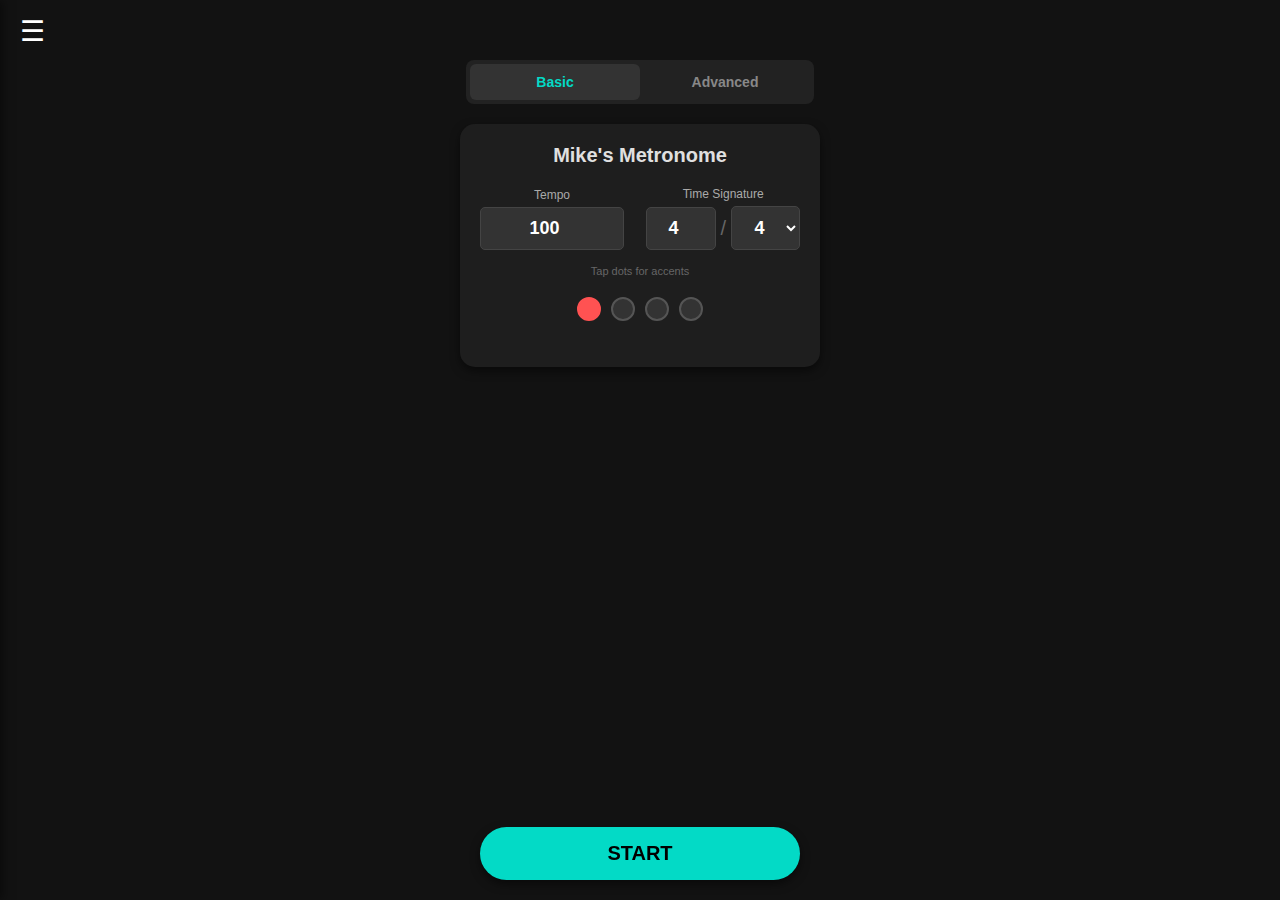
<file: index.html>
<!DOCTYPE html>
<html lang="en">
<head>
    <meta charset="UTF-8">
    <meta name="viewport" content="width=device-width, initial-scale=1.0, maximum-scale=1.0, user-scalable=no">
    
    <title>Mike's Metronome</title>

    <link rel="manifest" href="manifest.json">
    <meta name="apple-mobile-web-app-capable" content="yes">
    <meta name="apple-mobile-web-app-status-bar-style" content="black-translucent">
    <meta name="theme-color" content="#1e1e1e">
    
    <link rel="stylesheet" href="style.css">
    
    <link rel="icon" type="image/svg+xml" href="data:image/svg+xml;charset=utf-8,%3Csvg xmlns='http://www.w3.org/2000/svg' viewBox='0 0 100 100'%3E%3Crect width='100' height='100' rx='20' fill='%231e1e1e'/%3E%3Cpath d='M50 25 L25 90 L75 90 Z' fill='%23666666'/%3E%3Cline x1='50' y1='90' x2='50' y2='15' stroke='%23aaaaaa' stroke-width='4'/%3E%3Ccircle cx='50' cy='35' r='8' fill='%2303dac6'/%3E%3Ctext x='50' y='85' font-family='Arial Black, sans-serif' font-size='35' font-weight='900' fill='%2303dac6' text-anchor='middle'%3EM%3C/text%3E%3C/svg%3E">
    <link rel="apple-touch-icon" href="data:image/svg+xml;charset=utf-8,%3Csvg xmlns='http://www.w3.org/2000/svg' viewBox='0 0 100 100'%3E%3Crect width='100' height='100' rx='20' fill='%231e1e1e'/%3E%3Cpath d='M50 25 L25 90 L75 90 Z' fill='%23666666'/%3E%3Cline x1='50' y1='90' x2='50' y2='15' stroke='%23aaaaaa' stroke-width='4'/%3E%3Ccircle cx='50' cy='35' r='8' fill='%2303dac6'/%3E%3Ctext x='50' y='85' font-family='Arial Black, sans-serif' font-size='35' font-weight='900' fill='%2303dac6' text-anchor='middle'%3EM%3C/text%3E%3C/svg%3E">
</head>
<body>

    <div class="header-bar">
        <button class="hamburger-btn" onclick="toggleMenu()">&#9776;</button>
    </div>

    <div class="menu-overlay" id="menuOverlay" onclick="toggleMenu()"></div>
    <div class="menu-drawer" id="menuDrawer">
        <button class="close-menu-btn" onclick="toggleMenu()">×</button>
        <div class="menu-header">Menu</div>
        
        <button class="accordion-btn">Saved Songs</button>
        <div class="accordion-panel">
            <div id="savedSongsList">
                <p style="font-size: 12px; color:#888; text-align:center; padding: 10px 0;">No songs saved yet</p>
            </div>
        </div>

        <button class="accordion-btn">🔊 Sound</button>
        <div class="accordion-panel">
            <label class="sound-option">
                <input type="radio" name="soundType" value="high" onclick="setSoundType('high')">
                <span>Sharp (Default)</span>
            </label>
            <label class="sound-option">
                <input type="radio" name="soundType" value="wood" onclick="setSoundType('wood')">
                <span>Wood (Click)</span>
            </label>
            <label class="sound-option">
                <input type="radio" name="soundType" value="soft" onclick="setSoundType('soft')">
                <span>Soft (Sine)</span>
            </label>
        </div>

        <button class="accordion-btn">About</button>
        <div class="accordion-panel">
            <p class="menu-text">
                Hi, I'm Mike!<br>I'm a drummer myself.<br>I originally built this app to help my son practice for his trumpet exam, but I decided to share it with the world.
                <br><br>
                Enjoy practicing!
            </p>
        </div>

        <div class="menu-section" style="margin-top: 20px;">
            <h3>Support</h3>
            <p class="menu-text">Do you like this app? Consider supporting the development.</p>
            <a href="https://www.buymeacoffee.com/mikesmetronome" target="_blank" class="coffee-btn">
                ☕ Buy me a coffee
            </a>
        </div>
        
        <div class="version-text" id="appVersion"></div>
    </div>


    <div class="tabs">
        <button class="tab-btn active" onclick="switchTab('basic')">Basic</button>
        <button class="tab-btn" onclick="switchTab('advanced')">Advanced</button>
    </div>

    <div class="status-display" id="advStatus" style="display:none;">
        <div class="status-text" id="advStepName">Step 1</div>
        <div class="huge-counter" id="advBarCount">Bar 1</div>
    </div>

    <div id="panel-basic" class="panel active">
        <div class="controls">
            <h1>Mike's Metronome</h1>
            <div class="row">
                <div style="width: 45%;">
                    <label>Tempo</label>
                    <input type="number" id="bpm" value="100" min="30" max="300" onchange="saveBasicSettings()">
                </div>
                <div style="width: 48%;">
                    <label>Time Signature</label>
                    <div style="display: flex; align-items: center; justify-content: space-between;">
                        <input type="number" id="beatCountInput" value="4" min="1" max="16" style="width: 45%;" onchange="updateBasicDots(this.value); saveBasicSettings()">
                        <span style="font-size: 20px; color:#666;">/</span>
                        <select id="beatValueInput" style="width: 45%;" onchange="saveBasicSettings()">
                            <option value="2">2</option>
                            <option value="4" selected>4</option>
                            <option value="8">8</option>
                        </select>
                    </div>
                </div>
            </div>
            <p style="font-size:11px; color:#666;">Tap dots for accents</p>
            <div class="beat-visualizer" id="beatContainer"></div>
        </div>
    </div>

    <div id="panel-advanced" class="panel">
        
        <div class="step-list">
            <div class="count-in-box" id="countInBox">
                <div class="count-in-header">
                    <label class="count-in-toggle">
                        <input type="checkbox" id="countInCheck" onchange="toggleCountIn()">
                        Start with Count-in
                    </label>
                </div>
                <div id="countInControls" style="display:block;">
                    <div class="step-inputs">
                        <div class="step-input-group">
                            <label>BPM</label>
                            <input type="number" id="ciBpm" onchange="saveCountIn()">
                        </div>
                        <div class="step-input-group">
                            <label>Sig.</label>
                            <div style="display:flex; gap:2px;">
                                <input type="number" id="ciBeats" onchange="updateCountInDots(); saveCountIn()">
                                <select id="ciValue" onchange="saveCountIn()">
                                    <option value="4">/4</option>
                                    <option value="8">/8</option>
                                    <option value="2">/2</option>
                                </select>
                            </div>
                        </div>
                        <div class="step-input-group">
                            <label>Bars</label>
                            <input type="number" id="ciBars" onchange="saveCountIn()">
                        </div>
                    </div>
                    <label style="font-size:10px; color:#666;">Count-in Accents:</label>
                    <div class="step-accents" id="ciAccentsContainer"></div>
                </div>
            </div>
        </div>

        <div class="step-list" id="stepListContainer"></div>
        
        <div class="step-list">
            <button class="add-btn" onclick="addStep()">+ Add Step</button>
            
            <div class="action-btn-container">
                <button class="secondary-btn btn-reset" onclick="resetSequence()">
                    🗑️ New
                </button>
                <button class="secondary-btn btn-save" onclick="saveCurrentSequence()">
                    💾 Save
                </button>
            </div>
        </div>

        <div class="repeat-wrapper">
            <input type="checkbox" id="repeatCheckbox" onchange="saveRepeatSetting()">
            <label for="repeatCheckbox">Loop Sequence</label>
        </div>
        <p style="font-size:11px; color:#666; margin-top:5px; text-align:center;">
            (Count-in is skipped during loop)
        </p>
    </div>

    <div class="main-btn-container">
        <button id="mainActionBtn">START</button>
    </div>

    <script>
        // --- GLOBAL VARIABLES ---
        let currentMode = 'basic'; 
        let isRunning = false;
        let audioContext = null;
        let timerID = null;
        let nextNoteTime = 0.0;
        
        // Wake Lock Variable
        let wakeLock = null;

        // Sound Settings
        let currentSoundType = 'high'; // high, wood, soft

        // Basic Mode State
        let currentBeatIndex = 0;
        let basicAccents = []; 

        // Advanced Mode State
        let sequence = [];
        let countInSettings = { enabled: false, bpm: 100, beats: 4, value: 4, bars: 1, accents: [2,0,0,0] };
        let isRepeatEnabled = false;
        
        // Saved Songs
        let savedSequences = [];

        // Loop Variables
        let playPhase = 0; // 0 = CountIn, 1 = Sequence
        let currentStepIndex = 0; 
        let advBarCounter = 1; 
        let advBeatCounter = 0; 

        // --- DOM ELEMENTS ---
        const mainBtn = document.getElementById('mainActionBtn');
        const basicPanel = document.getElementById('panel-basic');
        const advPanel = document.getElementById('panel-advanced');
        
        // Menu Elements
        const menuDrawer = document.getElementById('menuDrawer');
        const menuOverlay = document.getElementById('menuOverlay');
        const savedSongsList = document.getElementById('savedSongsList');

        // Status Displays
        const advStatus = document.getElementById('advStatus');
        const advStepName = document.getElementById('advStepName');
        const advBarCountEl = document.getElementById('advBarCount');
        
        // Inputs Basic
        const bpmInput = document.getElementById('bpm');
        const beatCountInput = document.getElementById('beatCountInput');
        const beatValueInput = document.getElementById('beatValueInput');
        const beatContainer = document.getElementById('beatContainer');
        const repeatCheckbox = document.getElementById('repeatCheckbox');
        
        // Inputs Count-in
        const countInBox = document.getElementById('countInBox');
        const countInCheck = document.getElementById('countInCheck');
        const ciBpm = document.getElementById('ciBpm');
        const ciBeats = document.getElementById('ciBeats');
        const ciValue = document.getElementById('ciValue');
        const ciBars = document.getElementById('ciBars');
        const ciAccentsContainer = document.getElementById('ciAccentsContainer');

        // --- INITIALIZATION ---
        loadSettings(); 
        initAccordionMenu();
        loadVersionFromSW(); 
        
        // DEFAULT STATE
        if(sequence.length === 0) {
            sequence = [
                { name: "", bpm: 100, beats: 4, value: 4, bars: 4, accents: [2,0,0,0] }
            ];
        }
        
        updateBasicDots(parseInt(beatCountInput.value));
        const savedBasicAccents = localStorage.getItem('mikeMetronomeBasicAccents');
        if(savedBasicAccents) {
            basicAccents = JSON.parse(savedBasicAccents);
            renderBasicDotsUI(); 
        }

        initCountInUI();
        renderStepList();
        renderSavedSongsMenu();

        // --- SOUND SETTINGS LOGIC ---
        function setSoundType(type) {
            currentSoundType = type;
            localStorage.setItem('mikeMetronomeSoundType', type);
            // Optioneel: speel een testgeluidje af bij klikken
            if(audioContext && audioContext.state === 'running' && !isRunning) {
                // Short preview click (Mid accent freq)
                playSound(1000, audioContext.currentTime);
            }
        }

        // --- WAKE LOCK FUNCTIONS ---
        async function requestWakeLock() {
            if ('wakeLock' in navigator) {
                try {
                    wakeLock = await navigator.wakeLock.request('screen');
                } catch (err) {
                    console.error(`${err.name}, ${err.message}`);
                }
            }
        }

        function releaseWakeLock() {
            if (wakeLock !== null) {
                wakeLock.release().then(() => { wakeLock = null; });
            }
        }

        // --- MENU LOGIC ---
        function toggleMenu() {
            const isOpen = menuDrawer.classList.contains('open');
            if (isOpen) {
                menuDrawer.classList.remove('open');
                menuOverlay.classList.remove('open');
                setTimeout(() => menuOverlay.style.display = 'none', 300);
            } else {
                menuOverlay.style.display = 'block';
                setTimeout(() => {
                    menuDrawer.classList.add('open');
                    menuOverlay.classList.add('open');
                }, 10);
            }
        }
        
        // --- ACCORDION LOGIC ---
        function initAccordionMenu() {
            const acc = document.getElementsByClassName("accordion-btn");
            for (let i = 0; i < acc.length; i++) {
                acc[i].addEventListener("click", function() {
                    this.classList.toggle("active");
                    const panel = this.nextElementSibling;
                    if (panel.style.maxHeight) {
                        panel.style.maxHeight = null;
                    } else {
                        panel.style.maxHeight = panel.scrollHeight + "px";
                    } 
                });
            }
        }
        
        // --- VERSION FETCH LOGIC ---
        async function loadVersionFromSW() {
            try {
                const response = await fetch('./sw.js?t=' + Date.now());
                const text = await response.text();
                const match = text.match(/CACHE_NAME\s*=\s*["']([^"']+)["']/);
                if (match && match[1]) {
                    const v = match[1].replace('metronome-', '');
                    document.getElementById('appVersion').textContent = `${v}`;
                }
            } catch (e) {
                console.log("Could not fetch version");
            }
        }

        // --- LOCAL STORAGE ---
        function saveBasicSettings() {
            localStorage.setItem('mikeMetronomeBasicBpm', bpmInput.value);
            localStorage.setItem('mikeMetronomeBasicCount', beatCountInput.value);
            localStorage.setItem('mikeMetronomeBasicValue', beatValueInput.value);
            localStorage.setItem('mikeMetronomeBasicAccents', JSON.stringify(basicAccents));
        }

        function saveSequence() {
            localStorage.setItem('mikeMetronomeSequence', JSON.stringify(sequence));
        }

        function saveCountIn() {
            countInSettings.enabled = countInCheck.checked;
            countInSettings.bpm = parseInt(ciBpm.value);
            countInSettings.beats = parseInt(ciBeats.value);
            countInSettings.value = parseInt(ciValue.value);
            countInSettings.bars = parseInt(ciBars.value);
            localStorage.setItem('mikeMetronomeCountIn', JSON.stringify(countInSettings));
            updateCountInUIState();
        }

        function saveRepeatSetting() {
            isRepeatEnabled = repeatCheckbox.checked;
            localStorage.setItem('mikeMetronomeRepeat', isRepeatEnabled);
        }

        function loadSettings() {
            if(localStorage.getItem('mikeMetronomeBasicBpm')) bpmInput.value = localStorage.getItem('mikeMetronomeBasicBpm');
            if(localStorage.getItem('mikeMetronomeBasicCount')) beatCountInput.value = localStorage.getItem('mikeMetronomeBasicCount');
            if(localStorage.getItem('mikeMetronomeBasicValue')) beatValueInput.value = localStorage.getItem('mikeMetronomeBasicValue');
            
            if(localStorage.getItem('mikeMetronomeRepeat') === 'true') {
                isRepeatEnabled = true;
                repeatCheckbox.checked = true;
            }
            
            // Load Sound Setting
            const storedSound = localStorage.getItem('mikeMetronomeSoundType');
            if (storedSound) {
                currentSoundType = storedSound;
            }
            // Update Radio Buttons visually
            const radioBtn = document.querySelector(`input[name="soundType"][value="${currentSoundType}"]`);
            if(radioBtn) radioBtn.checked = true;

            const savedCI = localStorage.getItem('mikeMetronomeCountIn');
            if(savedCI) {
                try { countInSettings = JSON.parse(savedCI); } catch(e) {}
            }
            if(!countInSettings.value) countInSettings.value = 4;
            if(!countInSettings.accents || countInSettings.accents.length !== countInSettings.beats) {
                countInSettings.accents = generateDefaultAccents(countInSettings.beats);
            }

            const savedSeq = localStorage.getItem('mikeMetronomeSequence');
            if(savedSeq) {
                try {
                    sequence = JSON.parse(savedSeq);
                    sequence.forEach(step => {
                        if(!step.accents || step.accents.length !== step.beats) {
                            step.accents = generateDefaultAccents(step.beats);
                        }
                        if(step.name === undefined) step.name = "";
                    });
                } catch(e) {}
            }
            
            const savedSongsStore = localStorage.getItem('mikeMetronomeSavedSongs');
            if(savedSongsStore) {
                try { savedSequences = JSON.parse(savedSongsStore); } catch(e) { savedSequences = []; }
            }
        }

        function generateDefaultAccents(count) {
            let arr = [];
            for(let i=0; i<count; i++) {
                if(i===0) arr.push(2); 
                else if(count >= 4 && i === Math.floor(count/2)) arr.push(1); 
                else arr.push(0); 
            }
            return arr;
        }
        
        // --- SAVED SEQUENCES LOGIC ---
        function resetSequence() {
            if(confirm("Start a new empty sequence? Unsaved changes will be lost.")) {
                sequence = [{ name: "", bpm: 100, beats: 4, value: 4, bars: 4, accents: [2,0,0,0] }];
                countInSettings = { enabled: false, bpm: 100, beats: 4, value: 4, bars: 1, accents: [2,0,0,0] };
                saveSequence();
                saveCountIn();
                renderStepList();
                initCountInUI();
            }
        }

        function saveCurrentSequence() {
            const name = prompt("Enter a name for this sequence:");
            if(name && name.trim() !== "") {
                const newSong = {
                    id: Date.now(),
                    name: name.trim(),
                    sequence: JSON.parse(JSON.stringify(sequence)),
                    countIn: JSON.parse(JSON.stringify(countInSettings))
                };
                savedSequences.push(newSong);
                localStorage.setItem('mikeMetronomeSavedSongs', JSON.stringify(savedSequences));
                renderSavedSongsMenu();
                
                const acc = document.getElementsByClassName("accordion-btn");
                if(acc[0] && !acc[0].classList.contains("active")) {
                   acc[0].click(); 
                }
                toggleMenu(); 
            }
        }
        
        function loadSavedSequence(id) {
            const song = savedSequences.find(s => s.id === id);
            if(song) {
                if(confirm(`Load "${song.name}"? This will replace your current sequence.`)) {
                    sequence = JSON.parse(JSON.stringify(song.sequence));
                    countInSettings = JSON.parse(JSON.stringify(song.countIn));
                    
                    saveSequence();
                    saveCountIn();
                    
                    renderStepList();
                    initCountInUI();
                    
                    toggleMenu();
                    switchTab('advanced');
                }
            }
        }
        
        function deleteSavedSong(id, event) {
            event.stopPropagation(); 
            if(confirm("Are you sure you want to delete this song?")) {
                savedSequences = savedSequences.filter(s => s.id !== id);
                localStorage.setItem('mikeMetronomeSavedSongs', JSON.stringify(savedSequences));
                renderSavedSongsMenu();
            }
        }
        
        function renderSavedSongsMenu() {
            savedSongsList.innerHTML = "";
            if(savedSequences.length === 0) {
                savedSongsList.innerHTML = '<p style="font-size: 12px; color:#888; text-align:center; padding: 10px 0;">No songs saved yet</p>';
                return;
            }
            
            savedSequences.forEach(song => {
                const div = document.createElement('div');
                div.className = 'saved-song-item';
                div.onclick = () => loadSavedSequence(song.id);
                div.innerHTML = `
                    <span class="saved-song-name">${song.name}</span>
                    <button class="delete-song-btn" onclick="deleteSavedSong(${song.id}, event)">×</button>
                `;
                savedSongsList.appendChild(div);
            });
            
            const acc = document.getElementsByClassName("accordion-btn")[0];
            const panel = acc.nextElementSibling;
            if (acc.classList.contains("active")) {
                panel.style.maxHeight = panel.scrollHeight + "px";
            }
        }

        // --- NAVIGATION LOGIC ---
        function switchTab(mode) {
            stopMetronome(); 
            currentMode = mode;
            
            document.querySelectorAll('.tab-btn').forEach(b => b.classList.remove('active'));
            document.querySelectorAll('.panel').forEach(p => p.classList.remove('active'));

            if (mode === 'basic') {
                basicPanel.classList.add('active');
                document.querySelector('button[onclick="switchTab(\'basic\')"]').classList.add('active');
            } else {
                advPanel.classList.add('active');
                document.querySelector('button[onclick="switchTab(\'advanced\')"]').classList.add('active');
            }
        }

        // --- UI LOGIC: COUNT IN ---
        function initCountInUI() {
            countInCheck.checked = countInSettings.enabled;
            ciBpm.value = countInSettings.bpm;
            ciBeats.value = countInSettings.beats;
            ciValue.value = countInSettings.value || 4;
            ciBars.value = countInSettings.bars;
            updateCountInDots();
            updateCountInUIState();
        }

        function toggleCountIn() { saveCountIn(); }

        function updateCountInUIState() {
            if(countInSettings.enabled) {
                countInBox.classList.remove('disabled');
                document.getElementById('countInControls').style.opacity = "1";
                document.getElementById('countInControls').style.pointerEvents = "auto";
            } else {
                countInBox.classList.add('disabled');
                document.getElementById('countInControls').style.opacity = "0.3";
                document.getElementById('countInControls').style.pointerEvents = "none";
            }
        }

        function updateCountInDots() {
            const beats = parseInt(ciBeats.value);
            const oldAccents = countInSettings.accents;
            let newAccents = [];
            for(let i=0; i<beats; i++) {
                if(i < oldAccents.length) newAccents.push(oldAccents[i]);
                else if(i===0) newAccents.push(2);
                else newAccents.push(0);
            }
            countInSettings.accents = newAccents;

            ciAccentsContainer.innerHTML = '';
            countInSettings.accents.forEach((level, i) => {
                const d = document.createElement('div');
                d.className = 'mini-dot';
                d.dataset.level = level;
                d.onclick = () => {
                    countInSettings.accents[i] = (countInSettings.accents[i] + 1) % 3;
                    d.dataset.level = countInSettings.accents[i];
                    localStorage.setItem('mikeMetronomeCountIn', JSON.stringify(countInSettings));
                };
                ciAccentsContainer.appendChild(d);
            });
        }

        // --- UI LOGIC: BASIC MODE ---
        function updateBasicDots(count) {
            count = parseInt(count);
            let oldAccents = [...basicAccents];
            basicAccents = [];
            for (let i = 0; i < count; i++) {
                let level = 0;
                if (i < oldAccents.length) level = oldAccents[i];
                else if (i === 0) level = 2; 
                basicAccents.push(level);
            }
            renderBasicDotsUI();
            saveBasicSettings();
        }

        function renderBasicDotsUI() {
            beatContainer.innerHTML = '';
            basicAccents.forEach((level, i) => {
                const dot = document.createElement('div');
                dot.className = 'beat-dot';
                dot.dataset.index = i;
                dot.dataset.level = level;
                dot.addEventListener('click', () => {
                    let newLevel = (parseInt(dot.dataset.level) + 1) % 3;
                    dot.dataset.level = newLevel;
                    basicAccents[i] = newLevel;
                    saveBasicSettings();
                });
                beatContainer.appendChild(dot);
            });
        }

        // --- UI LOGIC: ADVANCED STEPS ---
        function renderStepList() {
            const container = document.getElementById('stepListContainer');
            container.innerHTML = '';
            
            sequence.forEach((step, index) => {
                const el = document.createElement('div');
                el.className = 'step-item';
                el.id = `step-row-${index}`;
                
                if(!step.accents) step.accents = generateDefaultAccents(step.beats);
                // Ensure name exists
                if(step.name === undefined) step.name = "";
                
                el.innerHTML = `
                    <div class="step-header">
                        <input type="text" class="step-name-input" value="${step.name}" placeholder="Step ${index + 1}" onchange="updateStep(${index}, 'name', this.value)">
                        <button class="delete-btn" onclick="removeStep(${index})">×</button>
                    </div>
                    <div class="step-inputs">
                        <div class="step-input-group">
                            <label>BPM</label>
                            <input type="number" value="${step.bpm}" onchange="updateStep(${index}, 'bpm', this.value)">
                        </div>
                        <div class="step-input-group">
                            <label>Sig.</label>
                            <div style="display:flex; gap:2px;">
                                <input type="number" value="${step.beats}" onchange="updateStep(${index}, 'beats', this.value)">
                                <select onchange="updateStep(${index}, 'value', this.value)">
                                    <option value="4" ${step.value==4?'selected':''}>/4</option>
                                    <option value="8" ${step.value==8?'selected':''}>/8</option>
                                    <option value="2" ${step.value==2?'selected':''}>/2</option>
                                </select>
                            </div>
                        </div>
                        <div class="step-input-group">
                            <label>Bars</label>
                            <input type="number" value="${step.bars}" onchange="updateStep(${index}, 'bars', this.value)">
                        </div>
                    </div>
                    <label style="font-size:10px; color:#666;">Accents:</label>
                    <div class="step-accents" id="step-accents-${index}"></div>
                `;
                container.appendChild(el);

                const dotsContainer = document.getElementById(`step-accents-${index}`);
                step.accents.forEach((level, beatIdx) => {
                    const d = document.createElement('div');
                    d.className = 'mini-dot';
                    d.dataset.level = level;
                    d.onclick = () => toggleStepAccent(index, beatIdx);
                    dotsContainer.appendChild(d);
                });
            });
        }

        function toggleStepAccent(stepIdx, beatIdx) {
            let current = sequence[stepIdx].accents[beatIdx];
            sequence[stepIdx].accents[beatIdx] = (current + 1) % 3;
            renderStepList();
            saveSequence();
        }

        function addStep() {
            // NEW LOGIC: Inherit BPM from last step
            let newBpm = 100;
            if (sequence.length > 0) {
                newBpm = sequence[sequence.length - 1].bpm;
            }

            // ADDED EMPTY NAME PROPERTY
            sequence.push({ name: "", bpm: newBpm, beats: 4, value: 4, bars: 4, accents: [2,0,0,0] });
            renderStepList();
            saveSequence();
        }

        function removeStep(index) {
            sequence.splice(index, 1);
            renderStepList();
            saveSequence();
        }

        function updateStep(index, field, value) {
            if(field === 'name') {
                sequence[index][field] = value;
            } else {
                value = parseInt(value);
                sequence[index][field] = value;
            }
            
            if(field === 'beats') {
                const oldAccents = sequence[index].accents;
                let newAccents = [];
                for(let i=0; i<value; i++) {
                    if(i < oldAccents.length) newAccents.push(oldAccents[i]);
                    else if(i===0) newAccents.push(2);
                    else newAccents.push(0);
                }
                sequence[index].accents = newAccents;
                renderStepList(); 
            }
            saveSequence();
        }

        // --- AUDIO ENGINE ---
        function playSound(freq, time) {
            const osc = audioContext.createOscillator();
            const gain = audioContext.createGain();
            osc.connect(gain);
            gain.connect(audioContext.destination);

            const type = currentSoundType;
            
            // Map the input frequency (which comes from accents: 600, 1000, 1500) 
            // to our desired sound profiles

            if (type === 'wood') {
                // OPTION 2: WOOD / CLICK
                osc.type = 'triangle';
                
                // MAPPING: freq 1500->800, 1000->600, 600->400
                if (freq > 1000) osc.frequency.value = 800;      
                else if (freq > 800) osc.frequency.value = 600;  
                else osc.frequency.value = 400;                  

                // Very short envelope for percussive effect
                gain.gain.setValueAtTime(1.0, time);
                gain.gain.exponentialRampToValueAtTime(0.01, time + 0.05);
                
                osc.start(time);
                osc.stop(time + 0.05);

            } else if (type === 'soft') {
                // OPTION 3: SOFT / SINE
                osc.type = 'sine';
                
                // MAPPING: freq 1500->880, 1000->440, 600->220
                if (freq > 1000) osc.frequency.value = 880;      
                else if (freq > 800) osc.frequency.value = 440;  
                else osc.frequency.value = 220;                  

                // Softer attack and release
                gain.gain.setValueAtTime(0.8, time);
                gain.gain.exponentialRampToValueAtTime(0.01, time + 0.15);
                
                osc.start(time);
                osc.stop(time + 0.15);

            } else {
                // OPTION 1: SHARP (DEFAULT) - Original Logic
                osc.type = 'square'; 
                osc.frequency.value = freq;
                
                if(freq > 1000) gain.gain.value = 0.8; 
                else if (freq > 800) gain.gain.value = 0.4; 
                else gain.gain.value = 0.2; 

                osc.start(time);
                osc.stop(time + 0.05); 
            }
        }

        function scheduler() {
            const lookahead = 0.1; 
            while (nextNoteTime < audioContext.currentTime + lookahead) {
                if(!isRunning) return; 

                if (currentMode === 'basic') {
                    scheduleBasic();
                } else {
                    scheduleAdvanced();
                }
            }
            if (isRunning) timerID = setTimeout(scheduler, 25);
        }

        function scheduleBasic() {
            const level = basicAccents[currentBeatIndex];
            
            // Calculate base frequencies (Logic for Sharp sound)
            let freq = 600; 
            if (level === 2) freq = 1500;
            if (level === 1) freq = 1000;
            
            playSound(freq, nextNoteTime);

            const beatIndexForVisual = currentBeatIndex;
            const timeForVisual = (nextNoteTime - audioContext.currentTime) * 1000;
            setTimeout(() => {
                document.querySelectorAll('.beat-dot').forEach(d => d.classList.remove('playing'));
                const dot = beatContainer.children[beatIndexForVisual];
                if(dot) dot.classList.add('playing');
            }, timeForVisual);

            const bpm = parseFloat(bpmInput.value);
            const den = parseInt(beatValueInput.value);
            const secondsPerBeat = 60.0 / (bpm * (den / 4));
            
            nextNoteTime += secondsPerBeat;
            
            currentBeatIndex++;
            if (currentBeatIndex >= basicAccents.length) currentBeatIndex = 0;
        }

        function scheduleAdvanced() {
            const currentBeatVis = advBeatCounter; 

            // --- PHASE 0: COUNT IN ---
            if (playPhase === 0) {
                const step = countInSettings;
                let level = step.accents[advBeatCounter];
                
                let freq = 600;
                if(level === 2) freq = 1500;
                if(level === 1) freq = 1000;
                
                playSound(freq, nextNoteTime);

                const curBar = advBarCounter;
                const timeForVisual = (nextNoteTime - audioContext.currentTime) * 1000;
                
                setTimeout(() => {
                    document.querySelectorAll('.mini-dot').forEach(d => d.classList.remove('playing'));

                    countInBox.classList.add('active');
                    document.querySelectorAll('.step-item').forEach(el => el.classList.remove('active'));
                    
                    advStepName.textContent = `Count-in`;
                    advBarCountEl.textContent = `Bar ${curBar} / ${step.bars}`;
                    
                    if(ciAccentsContainer.children[currentBeatVis]) {
                        ciAccentsContainer.children[currentBeatVis].classList.add('playing');
                    }

                    if(level === 2) {
                          advBarCountEl.style.color = "#03dac6";
                          setTimeout(()=>advBarCountEl.style.color="#fff", 100);
                    }
                }, timeForVisual);

                const secondsPerBeat = 60.0 / (step.bpm * (step.value / 4)); 
                nextNoteTime += secondsPerBeat;

                advBeatCounter++;
                if(advBeatCounter >= step.beats) {
                    advBeatCounter = 0;
                    advBarCounter++;
                    if(advBarCounter > step.bars) {
                        playPhase = 1; 
                        currentStepIndex = 0;
                        advBarCounter = 1;
                        advBeatCounter = 0;
                    }
                }
                return;
            }

            // --- PHASE 1: SEQUENCE ---
            if (currentStepIndex >= sequence.length) {
                if(isRepeatEnabled) {
                    playPhase = 1;
                    currentStepIndex = 0;
                    advBarCounter = 1;
                    advBeatCounter = 0;
                } else {
                    stopMetronome();
                    return;
                }
            }

            if(sequence.length === 0) { stopMetronome(); return; }

            const step = sequence[currentStepIndex];
            
            let accentLevel = 0;
            if(step.accents && step.accents[advBeatCounter] !== undefined) {
                accentLevel = step.accents[advBeatCounter];
            }
            
            let freq = 600;
            if (accentLevel === 2) freq = 1500;
            if (accentLevel === 1) freq = 1000;

            playSound(freq, nextNoteTime);

            const currentStepIdxVis = currentStepIndex;
            const currentBarVis = advBarCounter;
            const timeForVisual = (nextNoteTime - audioContext.currentTime) * 1000;
            
            setTimeout(() => {
                document.querySelectorAll('.mini-dot').forEach(d => d.classList.remove('playing'));

                countInBox.classList.remove('active');
                document.querySelectorAll('.step-item').forEach(el => el.classList.remove('active'));
                
                const activeRow = document.getElementById(`step-row-${currentStepIdxVis}`);
                if(activeRow) {
                    activeRow.classList.add('active');
                    activeRow.scrollIntoView({ behavior: 'smooth', block: 'center' });
                }
                
                let displayName = step.name ? `${step.name} (Step ${currentStepIdxVis + 1})` : `Step ${currentStepIdxVis + 1} / ${sequence.length}`;
                advStepName.textContent = displayName;
                advBarCountEl.textContent = `Bar ${currentBarVis} / ${step.bars}`;
                
                const stepDotsContainer = document.getElementById(`step-accents-${currentStepIdxVis}`);
                if(stepDotsContainer && stepDotsContainer.children[currentBeatVis]) {
                    stepDotsContainer.children[currentBeatVis].classList.add('playing');
                }

                if (accentLevel === 2) {
                    advBarCountEl.style.color = "#03dac6";
                    setTimeout(()=>advBarCountEl.style.color="#fff", 100);
                }
            }, timeForVisual);

            const secondsPerBeat = 60.0 / (step.bpm * (step.value / 4));
            nextNoteTime += secondsPerBeat;

            advBeatCounter++;
            if (advBeatCounter >= step.beats) {
                advBeatCounter = 0;
                advBarCounter++;
                if (advBarCounter > step.bars) {
                    currentStepIndex++;
                    advBarCounter = 1;
                    advBeatCounter = 0;
                }
            }
        }

        // --- START / STOP ---
        function stopMetronome() {
            clearTimeout(timerID);
            isRunning = false;
            
            mainBtn.textContent = "START";
            mainBtn.classList.remove('stop');
            document.querySelectorAll('.beat-dot').forEach(d => d.classList.remove('playing'));
            document.querySelectorAll('.mini-dot').forEach(d => d.classList.remove('playing'));
            
            advStatus.style.display = 'none';
            document.querySelectorAll('.step-item').forEach(el => el.classList.remove('active'));
            countInBox.classList.remove('active');

            releaseWakeLock();
        }

        mainBtn.addEventListener('click', () => {
            if (isRunning) {
                stopMetronome();
            } else {
                if (!audioContext) audioContext = new (window.AudioContext || window.webkitAudioContext)();
                if (audioContext.state === 'suspended') audioContext.resume();

                currentBeatIndex = 0;
                
                if(currentMode === 'advanced') {
                    advStatus.style.display = 'block';
                    if(countInSettings.enabled) {
                        playPhase = 0; 
                    } else {
                        playPhase = 1; 
                    }
                    currentStepIndex = 0;
                    advBarCounter = 1;
                    advBeatCounter = 0;
                }

                nextNoteTime = audioContext.currentTime + 0.05;
                isRunning = true;
                mainBtn.textContent = "STOP";
                mainBtn.classList.add('stop');

                requestWakeLock();
                scheduler();
            }
        });

    </script>
    <script>
    if ("serviceWorker" in navigator) {
        window.addEventListener("load", () => {
            navigator.serviceWorker.register("./sw.js").then((registration) => {
                console.log("Service Worker geregistreerd met scope:", registration.scope);

                if (registration.waiting) {
                    notifyUserOfUpdate(registration.waiting);
                }

                registration.addEventListener('updatefound', () => {
                    const newWorker = registration.installing;
                    newWorker.addEventListener('statechange', () => {
                        if (newWorker.state === 'installed' && navigator.serviceWorker.controller) {
                            notifyUserOfUpdate(newWorker);
                        }
                    });
                });
            }).catch((err) => {
                console.log("Service Worker registratie mislukt:", err);
            });
        });

        function notifyUserOfUpdate(worker) {
            if (confirm("A new version of the Mike's Metronome app is available. Do you want to reload now?")) {
                worker.postMessage({ action: 'skipWaiting' });
            }
        }

        let refreshing;
        navigator.serviceWorker.addEventListener('controllerchange', () => {
            if (refreshing) return;
            window.location.reload();
            refreshing = true;
        });
    }
</script>
</body>
</html>
</file>
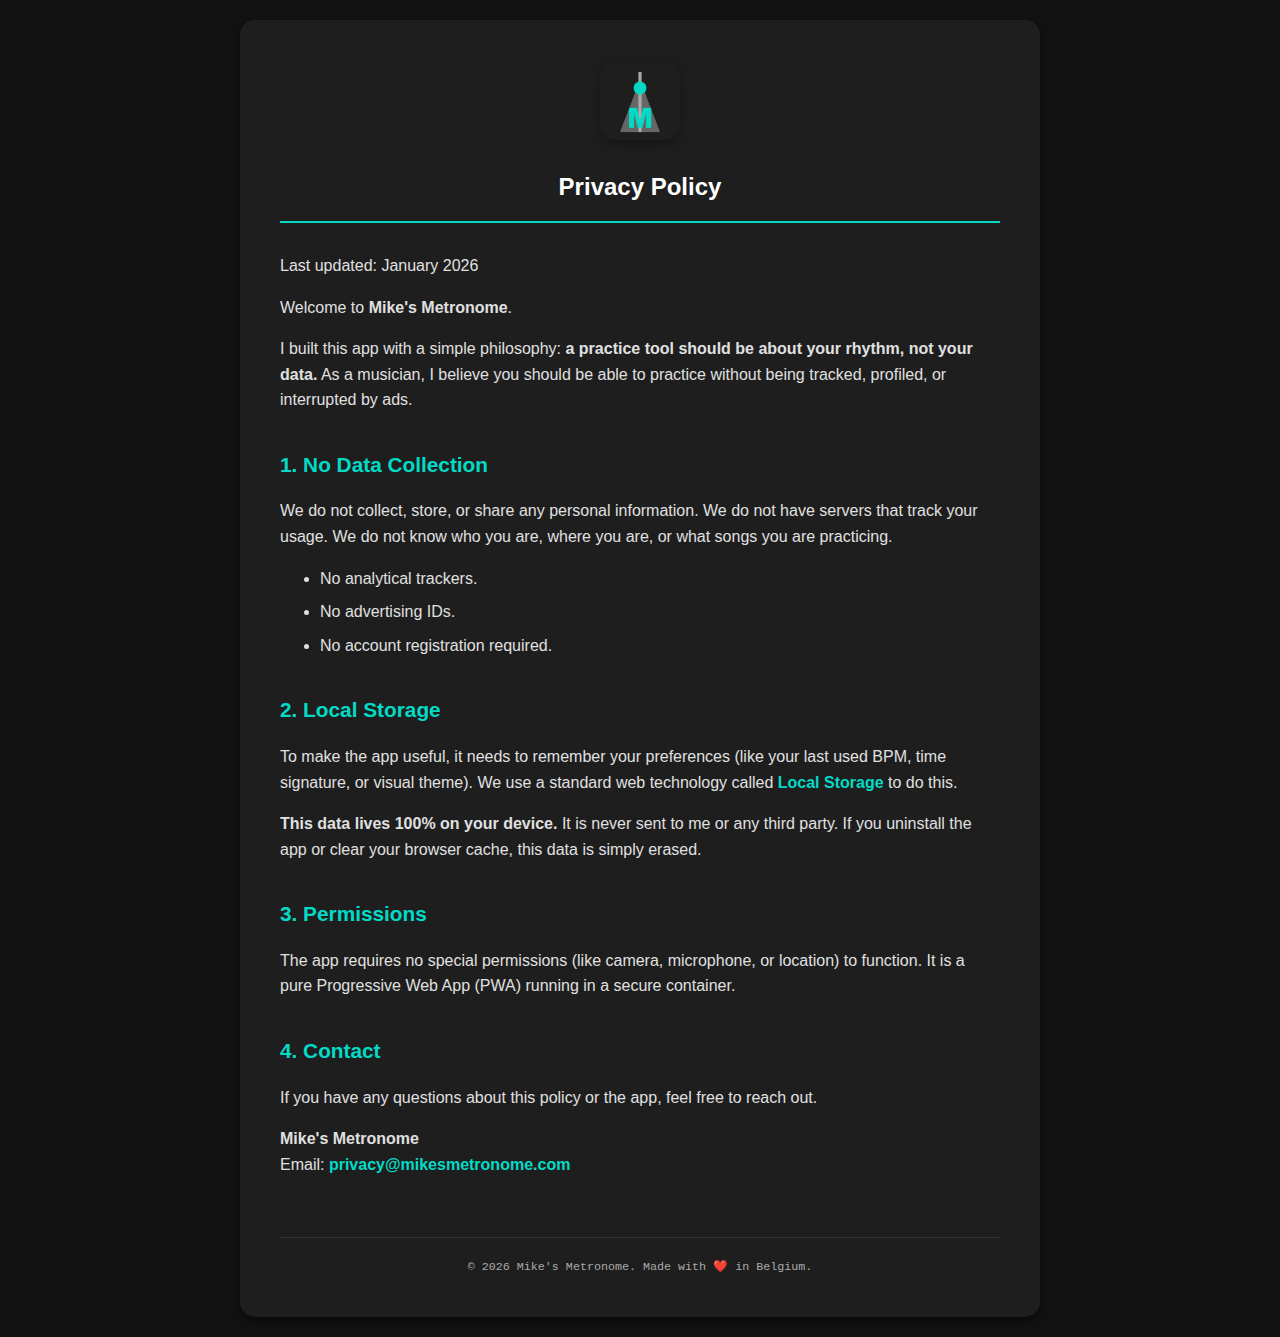
<file: privacy.html>
<!DOCTYPE html>
<html lang="en">
<head>
    <meta charset="UTF-8">
    <meta name="viewport" content="width=device-width, initial-scale=1.0">
    <title>Privacy Policy | Mike's Metronome</title>
    
    <link rel="icon" type="image/png" href="icon-512.png">

    <style>
        /* DE KLEUREN UIT JE STYLE.CSS */
        :root {
            --brand-color: #03dac6; /* Jouw exacte teal kleur */
            --bg-color: #121212;    /* Jouw body achtergrond */
            --card-bg: #1e1e1e;     /* Jouw panel achtergrond */
            --text-main: #ffffff;
            --text-muted: #aaaaaa;
        }

        body {
            /* Hetzelfde lettertype als je app */
            font-family: 'Segoe UI', -apple-system, BlinkMacSystemFont, Roboto, Helvetica, Arial, sans-serif;
            background-color: var(--bg-color);
            color: var(--text-main);
            line-height: 1.6;
            margin: 0;
            padding: 20px;
            display: flex;
            justify-content: center;
            /* Voorkomt dat het scherm wit flitst bij laden op sommige telefoons */
            -webkit-tap-highlight-color: transparent; 
        }

        .container {
            max-width: 800px;
            width: 100%;
            background-color: var(--card-bg);
            padding: 40px;
            border-radius: 15px; /* Iets ronder, zoals je controls class */
            box-shadow: 0 4px 10px rgba(0,0,0,0.5);
            text-align: left;
            box-sizing: border-box;
        }

        .header-logo {
            text-align: center;
            margin-bottom: 20px;
        }

        .header-logo img {
            width: 80px;
            height: auto;
            border-radius: 15px; /* Matcht met de container border-radius */
            box-shadow: 0 4px 10px rgba(0,0,0,0.3);
        }

        h1 {
            color: var(--text-main);
            border-bottom: 2px solid var(--brand-color);
            padding-bottom: 15px;
            margin-bottom: 30px;
            text-align: center;
            font-size: 24px;
        }

        h2 {
            color: var(--brand-color);
            margin-top: 35px;
            font-size: 1.3em;
            font-weight: bold;
        }

        p {
            margin-bottom: 15px;
            color: #e0e0e0; /* Iets zachter wit voor leestekst */
        }

        ul {
            margin-bottom: 15px;
            color: #e0e0e0;
        }
        
        li {
            margin-bottom: 8px;
        }

        .highlight {
            font-weight: bold;
            color: var(--brand-color);
        }

        .footer {
            margin-top: 60px;
            font-size: 0.9em;
            color: var(--text-muted);
            border-top: 1px solid #333;
            padding-top: 20px;
            text-align: center;
            font-family: monospace; /* Matcht met je .version-text */
        }

        a {
            color: var(--brand-color);
            text-decoration: none;
            font-weight: bold;
            transition: color 0.2s;
        }

        a:hover {
            color: #fff; /* Wit bij hover, net als in je menu */
            text-decoration: underline;
        }
    </style>
</head>
<body>

    <div class="container">
        
        <div class="header-logo">
            <img src="icon-512.png" alt="Mike's Metronome Logo">
        </div>

        <h1>Privacy Policy</h1>
        
        <p>Last updated: January 2026</p>

        <p>Welcome to <strong>Mike's Metronome</strong>.</p>
        
        <p>I built this app with a simple philosophy: <strong>a practice tool should be about your rhythm, not your data.</strong> As a musician, I believe you should be able to practice without being tracked, profiled, or interrupted by ads.</p>

        <h2>1. No Data Collection</h2>
        <p>We do not collect, store, or share any personal information. We do not have servers that track your usage. We do not know who you are, where you are, or what songs you are practicing.</p>
        
        <ul>
            <li>No analytical trackers.</li>
            <li>No advertising IDs.</li>
            <li>No account registration required.</li>
        </ul>

        <h2>2. Local Storage</h2>
        <p>To make the app useful, it needs to remember your preferences (like your last used BPM, time signature, or visual theme). We use a standard web technology called <span class="highlight">Local Storage</span> to do this.</p>
        
        <p><strong>This data lives 100% on your device.</strong> It is never sent to me or any third party. If you uninstall the app or clear your browser cache, this data is simply erased.</p>

        <h2>3. Permissions</h2>
        <p>The app requires no special permissions (like camera, microphone, or location) to function. It is a pure Progressive Web App (PWA) running in a secure container.</p>
        
        <h2>4. Contact</h2>
        <p>If you have any questions about this policy or the app, feel free to reach out.</p>
        
        <p><strong>Mike's Metronome</strong><br>
        Email: <a href="mailto:privacy@mikesmetronome.com">privacy@mikesmetronome.com</a></p>
        
        <div class="footer">
            &copy; 2026 Mike's Metronome. Made with ❤️ in Belgium.
        </div>
    </div>

</body>
</html>
</file>
<file: style.css>
/* --- GENERAL STYLES --- */
body {
    font-family: 'Segoe UI', sans-serif;
    background-color: #121212;
    color: #ffffff;
    display: flex;
    flex-direction: column;
    align-items: center;
    height: 100vh;
    margin: 0;
    user-select: none;
    -webkit-tap-highlight-color: transparent;
    overflow: hidden;
}

/* --- HAMBURGER MENU STYLES --- */
.header-bar {
    width: 100%;
    display: flex;
    align-items: center;
    padding: 15px 20px;
    box-sizing: border-box;
    position: absolute;
    top: 0;
    left: 0;
    z-index: 50;
    padding-top: max(15px, env(safe-area-inset-top) + 10px); 
}

.hamburger-btn {
    background: none;
    border: none;
    color: #fff;
    font-size: 28px;
    cursor: pointer;
    padding: 0;
}

/* Menu Overlay */
.menu-overlay {
    position: fixed; top: 0; left: 0; width: 100%; height: 100%;
    background: rgba(0,0,0,0.7);
    z-index: 200;
    display: none;
    opacity: 0;
    transition: opacity 0.3s;
}
.menu-overlay.open { display: block; opacity: 1; }

/* The Sliding Drawer */
.menu-drawer {
    position: fixed; top: 0; left: 0; 
    width: 280px;
    background: #1e1e1e;
    z-index: 201;
    transform: translateX(-100%);
    transition: transform 0.3s ease-out;
    box-shadow: 2px 0 10px rgba(0,0,0,0.5);
    padding: 20px;
    
    /* GLOBAL DRAWER SCROLLING */
    height: 100dvh; 
    box-sizing: border-box;
    display: block; 
    overflow-y: auto; 
    -webkit-overflow-scrolling: touch;
    padding-bottom: 80px;
}
.menu-drawer.open { transform: translateX(0); }

.menu-header { font-size: 22px; font-weight: bold; margin-bottom: 20px; color: #03dac6; border-bottom: 1px solid #333; padding-bottom: 10px; margin-top: 30px;}
.close-menu-btn {
    position: absolute; top: 15px; right: 15px;
    background: none; border: none; color: #888; font-size: 24px; cursor: pointer;
}

/* --- ACCORDION MENU STYLES --- */
.accordion-btn {
    background-color: #252525;
    color: #eee;
    cursor: pointer;
    padding: 15px;
    width: 100%;
    border: none;
    text-align: left;
    outline: none;
    font-size: 16px;
    font-weight: bold;
    transition: 0.2s;
    border-radius: 8px;
    margin-bottom: 5px;
    display: flex;
    justify-content: space-between;
    align-items: center;
    position: relative;
    z-index: 2;
}
.accordion-btn.active, .accordion-btn:hover {
    background-color: #333;
}
.accordion-btn:after {
    content: '\002B'; 
    color: #03dac6;
    font-weight: bold;
    float: right;
    margin-left: 5px;
}
.accordion-btn.active:after {
    content: "\2212"; 
}

.accordion-panel {
    padding: 0 5px; 
    background-color: #1e1e1e;
    max-height: 0;
    overflow: hidden;
    transition: max-height 0.3s ease-out;
    margin-bottom: 10px;
}

.menu-text { font-size: 14px; line-height: 1.5; color: #ddd; margin-top: 10px; padding: 0 5px; }

/* Saved Songs List Styles */
#savedSongsList { margin-top: 5px; }

.saved-song-item {
    display: flex; justify-content: space-between; align-items: center;
    padding: 15px 10px; border-bottom: 1px solid #333; color: #ccc; cursor: pointer;
}
.saved-song-item:last-child { border-bottom: none; }
.saved-song-item:hover { background: #252525; color: #fff; }
.saved-song-name { flex: 1; font-size: 14px; white-space: nowrap; overflow: hidden; text-overflow: ellipsis; }
.delete-song-btn {
    background: none; border: none; color: #ff5252; 
    font-size: 18px; cursor: pointer; padding: 0 10px;
}

/* Sound Radio Buttons */
.sound-option {
    display: flex; align-items: center; gap: 12px; padding: 12px 10px;
    color: #ccc; cursor: pointer; border-bottom: 1px solid #333;
}
.sound-option:last-child { border-bottom: none; }
.sound-option:hover { background: #252525; color: white; }

.sound-option input[type="radio"] {
    width: 20px; height: 20px; accent-color: #03dac6; margin: 0; cursor: pointer;
}
.sound-option span { font-size: 15px; font-weight: 500; }

.coffee-btn {
    display: block; background-color: #FFDD00; color: #000; text-decoration: none;
    padding: 12px; border-radius: 8px; text-align: center; font-weight: bold;
    margin-top: 10px; margin-bottom: 20px; 
}

.version-text {
    text-align: center; font-size: 11px; color: #555; margin-bottom: 40px; font-family: monospace;
}

/* --- TABS --- */
.tabs {
    display: flex; width: 90%; max-width: 340px; margin-top: 60px;
    background: #222; border-radius: 8px; padding: 4px; flex-shrink: 0; z-index: 10;
}
.tab-btn {
    flex: 1; padding: 10px; border: none; background: transparent;
    color: #888; font-weight: bold; font-size: 14px; cursor: pointer; border-radius: 6px;
}
.tab-btn.active { background: #333; color: #03dac6; }

/* --- PANELS --- */
.panel {
    display: none; flex-direction: column; align-items: center;
    width: 100%; flex: 1; padding-top: 20px; overflow-y: auto; padding-bottom: 180px; 
}
.panel.active { display: flex; }

.controls {
    background-color: #1e1e1e; padding: 20px; border-radius: 15px;
    width: 85%; max-width: 320px; text-align: center;
    box-shadow: 0 4px 10px rgba(0,0,0,0.5); margin-bottom: 20px;
    position: relative; z-index: 2;
}

h1 { margin: 0 0 20px 0; font-size: 20px; color: #e0e0e0; }
.row { display: flex; justify-content: space-between; align-items: center; margin-bottom: 15px; }
label { display: block; margin-bottom: 5px; color: #aaaaaa; font-size: 12px; }

input[type="number"], select {
    background-color: #333; border: 1px solid #444; color: white;
    padding: 10px; border-radius: 5px; text-align: center;
    font-size: 18px; font-weight: bold; width: 100%; box-sizing: border-box; outline: none;
}
input:focus { border-color: #03dac6; }

.beat-visualizer {
    display: flex; justify-content: center; flex-wrap: wrap; gap: 10px; margin: 20px 0; min-height: 30px;
}
.beat-dot {
    width: 20px; height: 20px; background-color: #333;
    border-radius: 50%; cursor: pointer; border: 2px solid #555; transition: transform 0.1s;
}
.beat-dot[data-level="1"] { background-color: #03dac6; border-color: #03dac6; } 
.beat-dot[data-level="2"] { background-color: #ff5252; border-color: #ff5252; } 
.beat-dot.playing { transform: scale(1.3); box-shadow: 0 0 10px white; border-color: #fff; }

/* --- ADVANCED LIST --- */
.step-list { width: 90%; max-width: 340px; position: relative; z-index: 2; }

.count-in-box {
    background: #1a2525; border: 1px solid #033631; 
    border-radius: 8px; padding: 10px; margin-bottom: 20px; position: relative;
}
.count-in-box.disabled { opacity: 0.5; border-color: #333; background: #222; }
.count-in-box.active { border: 2px solid #03dac6; box-shadow: 0 0 15px rgba(3, 218, 198, 0.2); }

.count-in-header {
    display: flex; justify-content: space-between; align-items: center; margin-bottom: 10px;
    border-bottom: 1px solid #333; padding-bottom: 5px;
}
.count-in-toggle { display: flex; align-items: center; gap: 8px; font-size: 14px; font-weight: bold; color: #03dac6; }
.count-in-toggle input { width: 18px; height: 18px; margin: 0; accent-color: #03dac6; }

.step-item {
    background: #252525; border-radius: 8px; padding: 10px;
    margin-bottom: 15px; border-left: 4px solid #444; position: relative;
}
.step-item.active { border-left-color: #03dac6; background: #2f2f2f; }

.step-header { display: flex; justify-content: space-between; align-items: center; margin-bottom: 8px; }

.step-name-input {
    background: transparent; border: none; color: #ccc; font-weight: bold; font-size: 14px;
    width: 80%; outline: none; padding: 5px 0; border-bottom: 1px solid transparent;
    transition: border-color 0.2s, color 0.2s;
}
.step-name-input:focus { border-bottom: 1px solid #03dac6; color: #fff; }
.step-name-input::placeholder { color: #666; }

.delete-btn { color: #ff5252; background: none; border: none; font-size: 20px; font-weight: bold; padding: 0 10px; cursor: pointer;}

.step-inputs { display: flex; gap: 5px; margin-bottom: 10px; }
.step-input-group { flex: 1; }
.step-input-group label { font-size: 10px; margin-bottom: 2px;}
.step-input-group input, .step-input-group select { font-size: 14px; padding: 5px; height: 35px; }

.step-accents {
    display: flex;
    gap: 10px;               /* RUIMTE VERGROOT: Was 5px */
    flex-wrap: wrap;
    justify-content: center; /* NIEUW: Centreert de bolletjes horizontaal */
    padding-top: 10px;       /* Iets meer ruimte boven de bolletjes */
    border-top: 1px solid #333;
    margin-top: 8px;         /* Wat extra afstand tot de inputs erboven */
}

/* Container voor de bolletjes: centreren en meer ruimte */
.step-accents { 
    display: flex; 
    gap: 10px;               /* Meer tussenruimte (was 5px) */
    flex-wrap: wrap; 
    justify-content: center; /* Centreert de bolletjes in het midden */
    padding-top: 10px; 
    border-top: 1px solid #333; 
    margin-top: 8px;
}

/* De bolletjes zelf: groter en makkelijker te raken */
.mini-dot { 
    width: 22px;             /* Groter (was 15px) */
    height: 22px;            /* Groter (was 15px) */
    border-radius: 50%; 
    border: 1px solid #555; 
    background: #333; 
    cursor: pointer; 
    transition: all 0.1s; 
    flex-shrink: 0;          /* Zorgt dat ze niet 'geplet' worden op kleine schermen */
}

/* Kleuren en speel-status blijven hetzelfde */
.mini-dot[data-level="1"] { background-color: #03dac6; border-color: #03dac6; }
.mini-dot[data-level="2"] { background-color: #ff5252; border-color: #ff5252; }
.mini-dot.playing {
    transform: scale(1.3);   /* Iets subtielere schaal (was 1.5) omdat ze nu al groter zijn */
    box-shadow: 0 0 10px white; 
    border-color: #fff; 
    z-index: 10;
}

.add-btn {
    background: #333; color: #fff; border: 1px dashed #666; cursor: pointer;
    width: 100%; padding: 15px; border-radius: 8px; margin-top: 10px; font-weight: bold;
}

/* ACTION BUTTONS */
.action-btn-container { display: flex; gap: 10px; margin-top: 15px; }
.secondary-btn {
    flex: 1; background: #333; color: #ccc; border: 2px solid #444; 
    cursor: pointer; padding: 15px; border-radius: 8px; font-weight: bold;
    display: flex; align-items: center; justify-content: center; gap: 5px; transition: 0.2s;
}
.secondary-btn:hover { background: #444; color: #fff; }
.btn-save { border-color: #033631; color: #03dac6; }
.btn-save:hover { background: #033631; }
.btn-reset { border-color: #555; color: #aaa; }
.btn-reset:hover { background: #444; border-color: #666; color: #fff;}

.repeat-wrapper {
    margin-top: 25px; width: 90%; max-width: 340px;
    display: flex; align-items: center; gap: 10px;
    background: #252525; padding: 12px; border-radius: 8px;
    border-top: 2px solid #444;
    position: relative; z-index: 2;
}
.repeat-wrapper input { width: 22px; height: 22px; accent-color: #03dac6; margin: 0; }
.repeat-wrapper label { font-size: 15px; color: #fff; margin: 0; cursor: pointer; font-weight: bold; }

.status-display {
    position: fixed; top: 70px; left: 0; width: 100%; text-align: center;
    pointer-events: none; z-index: 10;
}
.status-text {
    background: rgba(0,0,0,0.85); padding: 5px 15px; border-radius: 20px;
    font-size: 14px; color: #03dac6; font-weight: bold;
}
.huge-counter { font-size: 40px; font-weight: 900; color: #fff; text-shadow: 0 2px 10px #000; }

.main-btn-container { position: fixed; bottom: 20px; width: 85%; max-width: 320px; z-index: 100; }
button#mainActionBtn {
    background-color: #03dac6; color: #000; border: none;
    padding: 15px; font-size: 20px; border-radius: 50px; cursor: pointer;
    width: 100%; font-weight: bold; box-shadow: 0 4px 10px rgba(0,0,0,0.5);
}
button#mainActionBtn.stop { background-color: #ff5252; color: white; }
</file>
